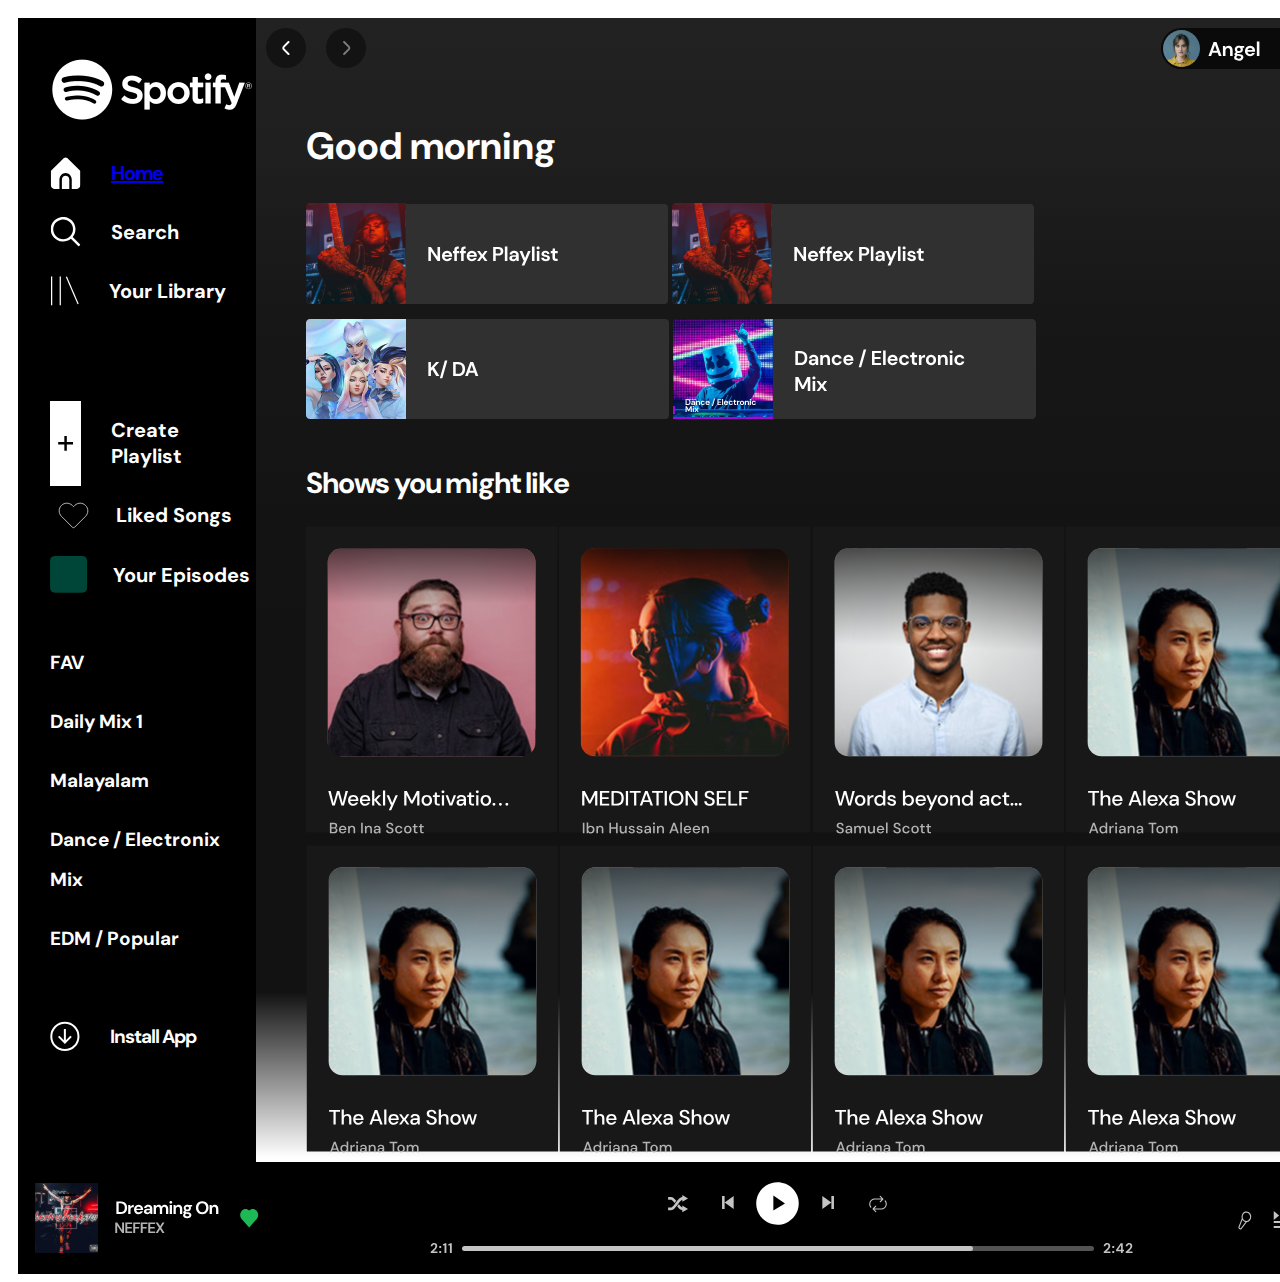
<file: spotify project/spotify-clone/index.html>
<!DOCTYPE html>
<html lang="en">
  <head>
    <title>Spotify clone</title>
    <link rel="stylesheet" href="style.css" />
  </head>
  <body>
    <!-- header section of the project -->

    <div class="project">
      <header class="header">
        <section class="section">
          <div class="logo">
            <img src="./Assets/Spotify logo (1).png" alt="Logo" />
          </div>

          <div class="home">
            <img class="image" src="./Assets/fi-ss-home (1).svg" alt="home" />
            <!-- click the home button for the redirect to the second page -->
            <h2 class="homep"><a href="./second-page.html">Home</a></h2>
          </div>

          <div class="search">
            <img
              class="searchimage"
              src="./Assets/fi-rs-search.svg"
              alt="search"
            />
            <h2 class="searchp">Search</h2>
          </div>

          <div class="library">
            <img
              class="libraryimage"
              src="./Assets/library.svg"
              alt="library"
            />
            <h2 class="libraryp">Your Library</h2>
          </div>

          <div class="playlist">
            <img
              class="playlistimage"
              src="./Assets/fi-ss-plus-small.svg"
              alt="playlist"
            />
            <h2 class="create">Create Playlist</h2>
          </div>

          <div class="liked333">
            <img class="song333" src="./Assets/heart.svg" alt="song" />
            <h2 class="likesong334">Liked Songs</h2>
          </div>

          <div class="episode">
            <img
              class="yourepisode"
              src="./Assets/Rectangle 10.svg"
              alt="episode"
            />
            <h2 class="episodey">Your Episodes</h2>
          </div>

          <div class="list">
            <p>FAV</p>
            <p>Daily Mix 1</p>
            <p>Malayalam</p>
            <p>Dance / Electronix Mix</p>
            <p>EDM / Popular</p>
          </div>

          <div class="gromet-icon">
            <img
              src="./Assets/grommet-icons_install-option.svg"
              alt="gromet-icon"
            />
            <h2 class="install-app">Install App</h2>
          </div>
        </section>
      </header>

      <section class="side">
        <div class="top-m">
          <img
            class="aero"
            src="./Assets/top arrow navigation.svg"
            alt="aero-image"
          />
          <div class="userm">
            <img class="user" src="./Assets/User.svg" alt="user-image" />
          </div>
        </div>

        <div class="secondsection">
          <h2 class="good">Good morning</h2>
          <div class="function">
            <img
              class="liked-song"
             src="./Assets/Neffex.svg"
              alt="libraryimage"
            />
            <img class="neffex" src="./Assets/Neffex.svg" alt="neffex-file" />
            <img class="k/da" src="./Assets/DA.svg" alt="k-image" />
            <img
              class="Electronix"
              src="./Assets/Electronic Mix.svg"
              alt="Electronic"
            />
          </div>
        </div>

        <div class="music-content">
          <h2 class="text">Shows you might like</h2>
          <div class="categories">
            <div class="artist-1">
              <img src="./Assets/Artist 1.svg" alt="artist-1" />
            </div>
            <div class="artist-2">
              <img src="./Assets/Artist 2.svg" alt="artist-2" />
            </div>
            <div class="artist-3">
              <img src="./Assets/Artist 3 (1).svg" alt="artist-3" />
            </div>
            <div class="artist-4">
              <img src="./Assets/Artist 4.svg" alt="artist-4" />
            </div>
          </div>
          <div class="categories-2">
            <div class="artist-4">
              <img src="./Assets/Artist 4.svg" alt="artist-4" />
            </div>
            <div class="artist-4">
              <img src="./Assets/Artist 4.svg" alt="artist-4" />
            </div>
            <div class="artist-4">
              <img src="./Assets/Artist 4.svg" alt="artist-4" />
            </div>
            <div class="artist-4">
              <img src="./Assets/Artist 4.svg" alt="artist-4" />
            </div>
          </div>
        </div>
      </section>
    </div>

    <footer class="footer">
      <div class="footer-background">
        <img
          class="artist-title"
          src="./Assets/Artist , title section.svg"
          alt="artist-5"
        />
        <img
          class="music-player"
          src="./Assets/Music Player Options.svg"
          alt="music-player"
        />
        <img
          class="right-option"
          src="./Assets/Right options.svg"
          alt="right-option"
        />
      </div>
    </footer>
  </body>
</html>
</file>
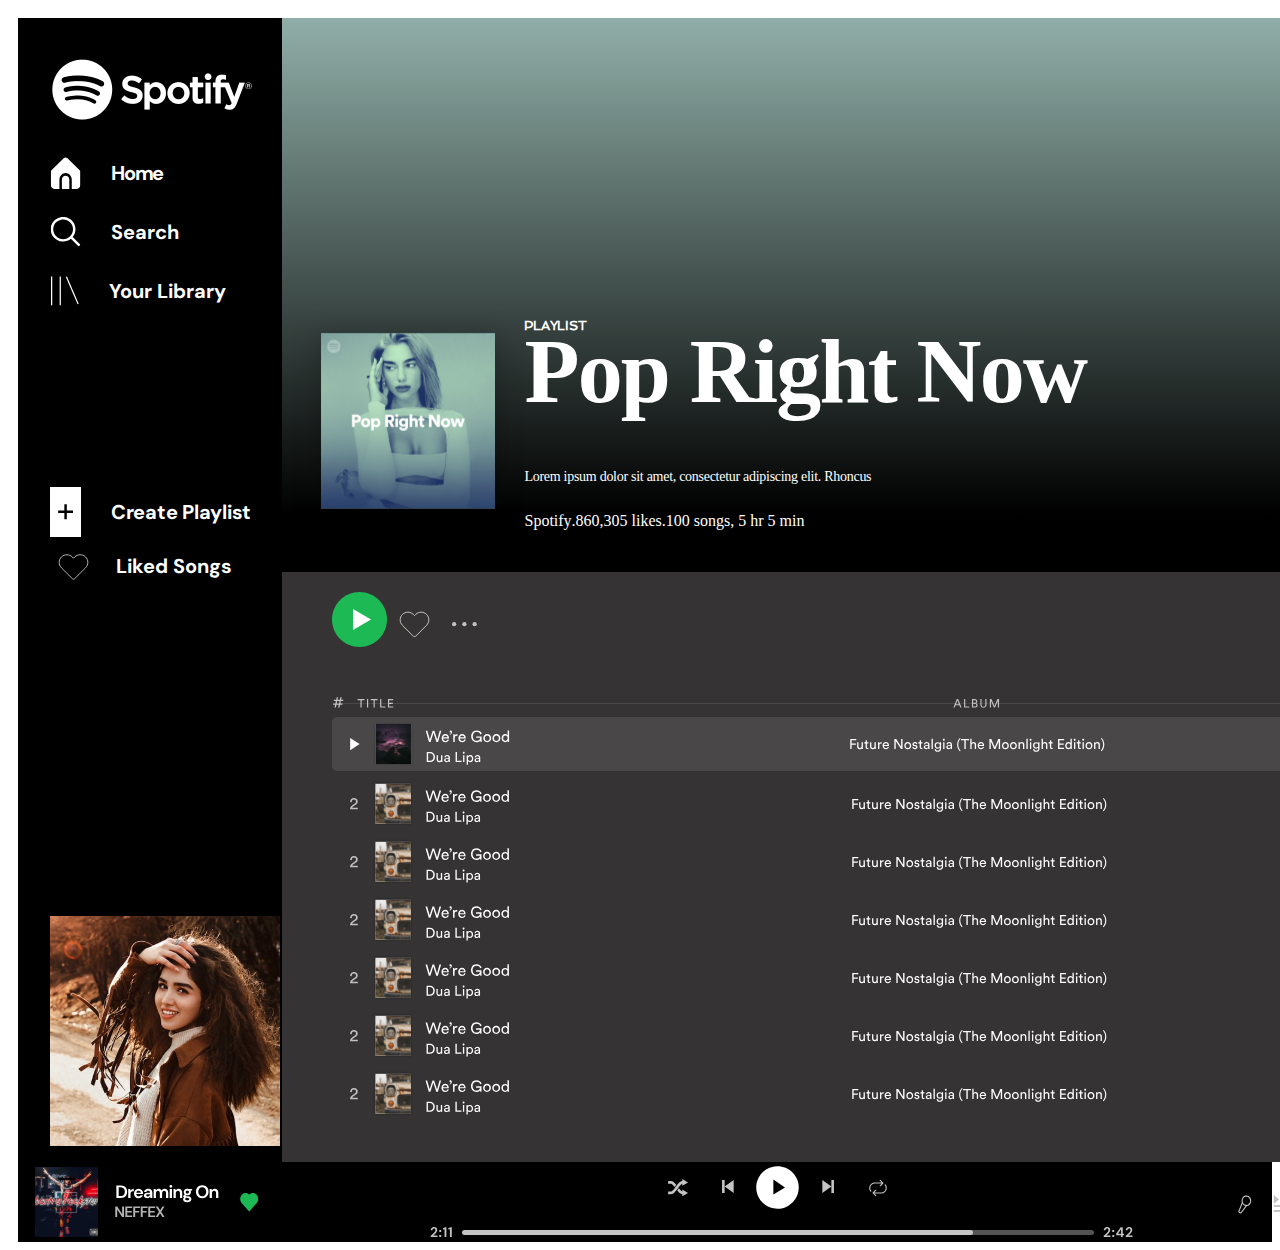
<file: spotify project/spotify-clone/second-page.html>
<!DOCTYPE html>
<html lang="en">
<head>
   
    <title>Second-page</title>
    <link rel="stylesheet" href="second.css">
</head>
<body>
    <div class="main-part">
    <header class="header2">
        <section class="section2">

            <div class="logo2">
                <img src="./Assets/Spotify logo (1).png" alt="Logo">
              </div>
          
              <div class="home2">
              <img class="image" src="./Assets/fi-ss-home (1).svg" alt="home">
              <h2 class="homep2">Home</h2>
              </div>
          
              <div class="search2">
              <img class="searchimage2" src="./Assets/fi-rs-search.svg" alt="search">
              <h2 class="searchp2">Search</h2>
              </div>
          
              <div class="library2">
              <img class="libraryimage2" src="./Assets/library.svg" alt="library">
              <h2 class="libraryp2">Your Library</h2>
              </div>

              <div class="font2">
                <h2 class="Playlists2">Playlists</h2>
              </div>

             
                <div class="playlist">
                    <img class="playlistimage" src="./Assets/fi-ss-plus-small.svg" alt="playlist">
                    <h2 class="create">Create Playlist</h2>
                 </div>
               

                 <div class="liked">
                    <img class="song" src="./Assets/heart.svg" alt="song">
                    <h2 class="likesong">Liked Songs</h2>
                </div>

                <div class="album-art">
                    <img class="art" src="./Assets/album art.svg" alt="album-art">
                </div>
        </section>    
    </header>
        <section class="side-component">
        <div class="upper-boady">
         
        <img class="pop-right-now" src="./Assets/스크린샷 2021-03-16 오후 4.04 2.svg" alt="right-now">

         <div class="text-2">
            <p class="playlist">PLAYLIST</p>
            <h2 class="pop">Pop Right Now</h2>
            <p class="lorem">Lorem ipsum dolor sit amet, consectetur adipiscing elit. Rhoncus</p>

           <div class="uls">
            <p class="Spotify">Spotify</p>
            <p class="dot">.</p>
            <p class="like">860,305 likes</p>
            <p class="dot">.</p>
           <p class="time">100 songs, 5 hr 5 min</p>
           </div>

         </div>
        </div>

        <div class="lower-boady">
               <div class="image33">
                <img src="./Assets/thumb_play.svg" alt="thumb_play">
                <img src="./Assets/heart.svg" alt="heart">
                <img src="./Assets/more_big.svg" alt="more">
            </div>

            <div class="title-heading">
            <ul class="list-element"> <li><img class="tile-image" src="./Assets/Group 16 (1).svg" alt="title-section"></li>
                <li><img class="selected" src="./Assets/selected.svg" alt="second"> </li>
                <li><img class="selected12" src="./Assets/default.svg" alt="third"></li>
                <li><img class="selected12" src="./Assets/default.svg" alt="third"></li>
                <li><img class="selected12" src="./Assets/default.svg" alt="third"></li>
                <li><img class="selected12" src="./Assets/default.svg" alt="third"></li>
                <li><img class="selected12" src="./Assets/default.svg" alt="third"></li>
                <li><img class="selected12" src="./Assets/default.svg" alt="third"></li>
             </ul>
            </div>
           
        </div>
                    
        </section>
    </div>

    <footer class="footer">
        <div class="footer-background">
          <img
            class="artist-title"
            src="./Assets/Artist , title section.svg"
            alt="artist-5"
          />
          <img
            class="music-player"
            src="./Assets/Music Player Options.svg"
            alt="music-player"
          />
          <img
            class="right-option"
            src="./Assets/Right options.svg"
            alt="right-option"
          />
        </div>
      </footer>
    
</body>
</html>
</file>
<file: spotify project/spotify-clone/style.css>
@import url("https://fonts.googleapis.com/css2?family=DM+Sans:opsz@9..40&family=Poppins&display=swap");

.project {
  display: flex;
}

.header {
  width: 371px;
  height: 1140px;
  border: 2px solid black;
  margin-top: 10px;
  margin-left: 10px;
  background-color: #000000;
}

.section {
  margin-top: 39px;
  display: flex;
  justify-content: space-between;
  flex-direction: column;
  margin-left: 30px;
}

.home {
  display: flex;
  margin-top: 20px;
}

.logo {
  margin-left: 0px;
}

.homep {
  color: white;
  display: flex;
  justify-content: center;
  padding-left: 30px;
  font-family: DM Sans;
  font-size: 20px;
  font-weight: 700;
  line-height: 25px;
  letter-spacing: -0.06em;
}

.image {
  display: flex;
  justify-content: center;
}
.search {
  color: white;
  display: flex;
}

.searchp {
  display: flex;
  justify-content: center;
  padding-left: 30px;
  font-family: DM Sans;
  font-size: 20px;
}

.library {
  display: flex;
}

.libraryp {
  display: flex;
  justify-content: center;
  padding-left: 30px;
  font-family: DM Sans;
  font-size: 20px;
  color: white;
}

.playlist {
  margin-top: 80px;
  display: flex;
}
.playlistimage {
  background-color: white;
}
.create {
  display: flex;
  justify-content: center;
  padding-left: 30px;
  font-family: DM Sans;
  font-size: 20px;
  color: white;
}

.liked333{
  display: flex;
 align-items: center;
  
}
.likesong334{
  display: flex;
  justify-content: center;
  padding-left: 20px;
  font-family: DM Sans;
  font-size: 20px;
  color: white;
}

.episode {
  display: flex;
}

.episodey {
  display: flex;
  justify-content: center;
  padding-left: 25px;
  font-family: DM Sans;
  font-size: 20px;
  color: white;
}

.list {
  color: white;
  margin-top: 20px;
  line-height: 40px;
  font-family: DM Sans;
  font-size: 19px;
  font-weight: 700;
}

.gromet-icon {
  display: flex;
  margin-top: 30px;
}

.install-app {
  font-family: DM Sans;
  font-size: 19px;
  font-weight: 700;
  line-height: 25px;
  letter-spacing: -0.0525em;
  text-align: left;
  color: white;
  padding-left: 30px;
}

.side {
  width: 1500px;
  height: 1140px;
  background: linear-gradient(
    180deg,
    #222222 0%,
    #1f1f1f 11.64%,
    #171717 25.66%,
    #161616 32.94%,
    #151515 35.98%,
    #131313 44.89%,
    #121212 55.22%,
    #121212 75.34%,
    #121212 85.45%,
    rgba(18, 18, 18, 0) 100%
  );
  margin-top: 10px;
}

.top-m {
  margin-top: 10px;
  margin-inline: 10px;
}

.arro {
  float: left;
}

.userm {
  float: right;
}

.secondsection {
  margin-top: 50px;
  margin-left: 50px;
}

.good {
  font-family: DM Sans;
  font-size: 38px;
  font-weight: 700;
  line-height: 49px;
  letter-spacing: -0em;
  text-align: left;
  color: white;
  display: flex;
}

.function {
  line-height: 40px;
}

.music-content {
  margin-top: 30px;
  margin-left: 50px;
}

.text {
  font-family: DM Sans;
  font-size: 29px;
  font-weight: 700;
  line-height: 38px;
  letter-spacing: -0.04em;
  text-align: left;
  color: white;
}

.categories {
  display: flex;
  justify-content: space-between;
}

.categories-2 {
  display: flex;
  justify-content: space-between;
}

.footer {
  width: 1500px;
  height: 112px;
  background-color: #282828;
  margin-left: 10px;
  display: flex;
  justify-content: space-between;
}

.footer-background {
  display: flex;
  align-items: center;
  background-color: black;
}

.artist-title {
  margin-left: 17px;
  float: left;
}
.music-player {
  justify-content: center;
  margin-left: 170px;
}

.right-option {
  float: right;
  margin-left: 100px;

}
</file>
<file: spotify project/spotify-clone/second.css>
@import url("https://fonts.googleapis.com/css2?family=DM+Sans:opsz@9..40&family=Poppins&display=swap");

  @import url('https://fonts.googleapis.com/css2?family=DM+Sans:opsz@9..40&family=Flow+Circular&family=Poppins&display=swap');
  
  @import url('https://fonts.googleapis.com/css2?family=DM+Sans:opsz@9..40&family=Flow+Circular&family=Poppins&family=Spinnaker&display=swap');


.header2 {
  width: 300px;
  height: 1140px;
  border: 2px solid black;
  margin-top: 10px;
  margin-left: 10px;
  background-color: #000000;
}

.main-part{
  display: flex;
}

.section2 {
  margin-top: 39px;
  display: flex;
  justify-content: space-between;
  flex-direction: column;
  margin-left: 30px;
}

.home2 {
  display: flex;
  margin-top: 20px;
}

.logo2 {
  margin-left: 0px;
}

.homep2 {
  color: white;
  display: flex;
  justify-content: center;
  padding-left: 30px;
  font-family: DM Sans;
  font-size: 20px;
  font-weight: 700;
  line-height: 25px;
  letter-spacing: -0.06em;
}

.image2 {
  display: flex;
  justify-content: center;
}
.search2 {
  color: white;
  display: flex;
}

.searchp2 {
  display: flex;
  justify-content: center;
  padding-left: 30px;
  font-family: DM Sans;
  font-size: 20px;
}

.library2 {
  display: flex;
}

.libraryp2 {
  display: flex;
  justify-content: center;
  padding-left: 30px;
  font-family: DM Sans;
  font-size: 20px;
  color: white;
}

.font2 {
  margin-top: 20px;
}

.playlists2 {
  font-family: DM Sans;
  font-size: 12px;
  font-weight: 700;
  line-height: 16px;
  letter-spacing: 1.2000000476837158px;
  text-align: left;
  color:black;
}

.playlist {
  margin-top: 80px;
  display: flex;
  
}
.playlistimage {
  background-color: white;
  
}

.create {
  display: flex;
 justify-content: center;
  padding-left: 30px;
  font-family: DM Sans;
  font-size: 20px;
  color: white;
  
}

.liked {
  display: flex;
}
.likesong {
  display: flex;
  justify-content:center;
  padding-left:20px;
  font-family: DM Sans;
  font-size: 20px;
  color: white;
}

.album-art{
 margin-top: 320px;
 margin-left: 0px;
}

.art{
  background-position: center;
  
}


.side-component{
  width: 1495px;
  height: 1140px;
  border: none;
  margin-top: 10px;
  
}

.upper-boady{
  width: 1495px;
  height: 534px;
  background: linear-gradient(180deg, #90AEA7 0%, #000000 89.7%);
  display: flex;
  padding: 10px;
}


.pop-right-now{
 margin-top: 280px;
 margin-bottom: 20px;
}

.pop-right-now:hover{
  filter: drop-shadow(28px 2px 24px #9CB5B5);

}

.playlist{
font-family: Spinnaker;
font-size: 13px;
font-weight: 700;
line-height: 16px;
letter-spacing: -0.02em;
text-align: left;
margin-top: 290;
color: white;

}

.text-2{
  margin-top: 210px;
}

.pop{
font-family: Circular Std;
font-size: 90px;
font-weight: 900;
line-height: 50px;
letter-spacing: -0.02em;
text-align: left;
color: white;
margin-top: 5px;

}

.lorem{
font-family: Circular Std;
font-size: 14px;
font-weight: 400;
line-height: 10px;
letter-spacing: -0.02em;
text-align: left;
color: white;
margin-top: initial;

}

.spotify{
font-family: sans-serif;
font-size: 15px;
font-weight: 700;
line-height: 10px;
letter-spacing: -0.02em;
text-align: left;
color: #FFFFFF;
background-color: black;
}

.uls{
  display: flex;
  color: white;
  margin-bottom: 20px;
  
  
}

.lower-boady{
  width: 1495px;
  height:570px;
  background-color: #353333;
  padding: 10px;

}

.image33{
  padding: 10px;
  margin-left: 30px;
}

.footer-background {
  display: flex;
  align-items: center;
  background-color: black;
  margin-left: 10px;
}

.artist-title {
  margin-left: 17px;
  float: left;
}
.music-player {
  justify-content: center;
  margin-left: 170px;
}

.right-option {
  float: right;
  margin-left: 100px;

}

.list-element{
  list-style-type: none;
}
</file>
